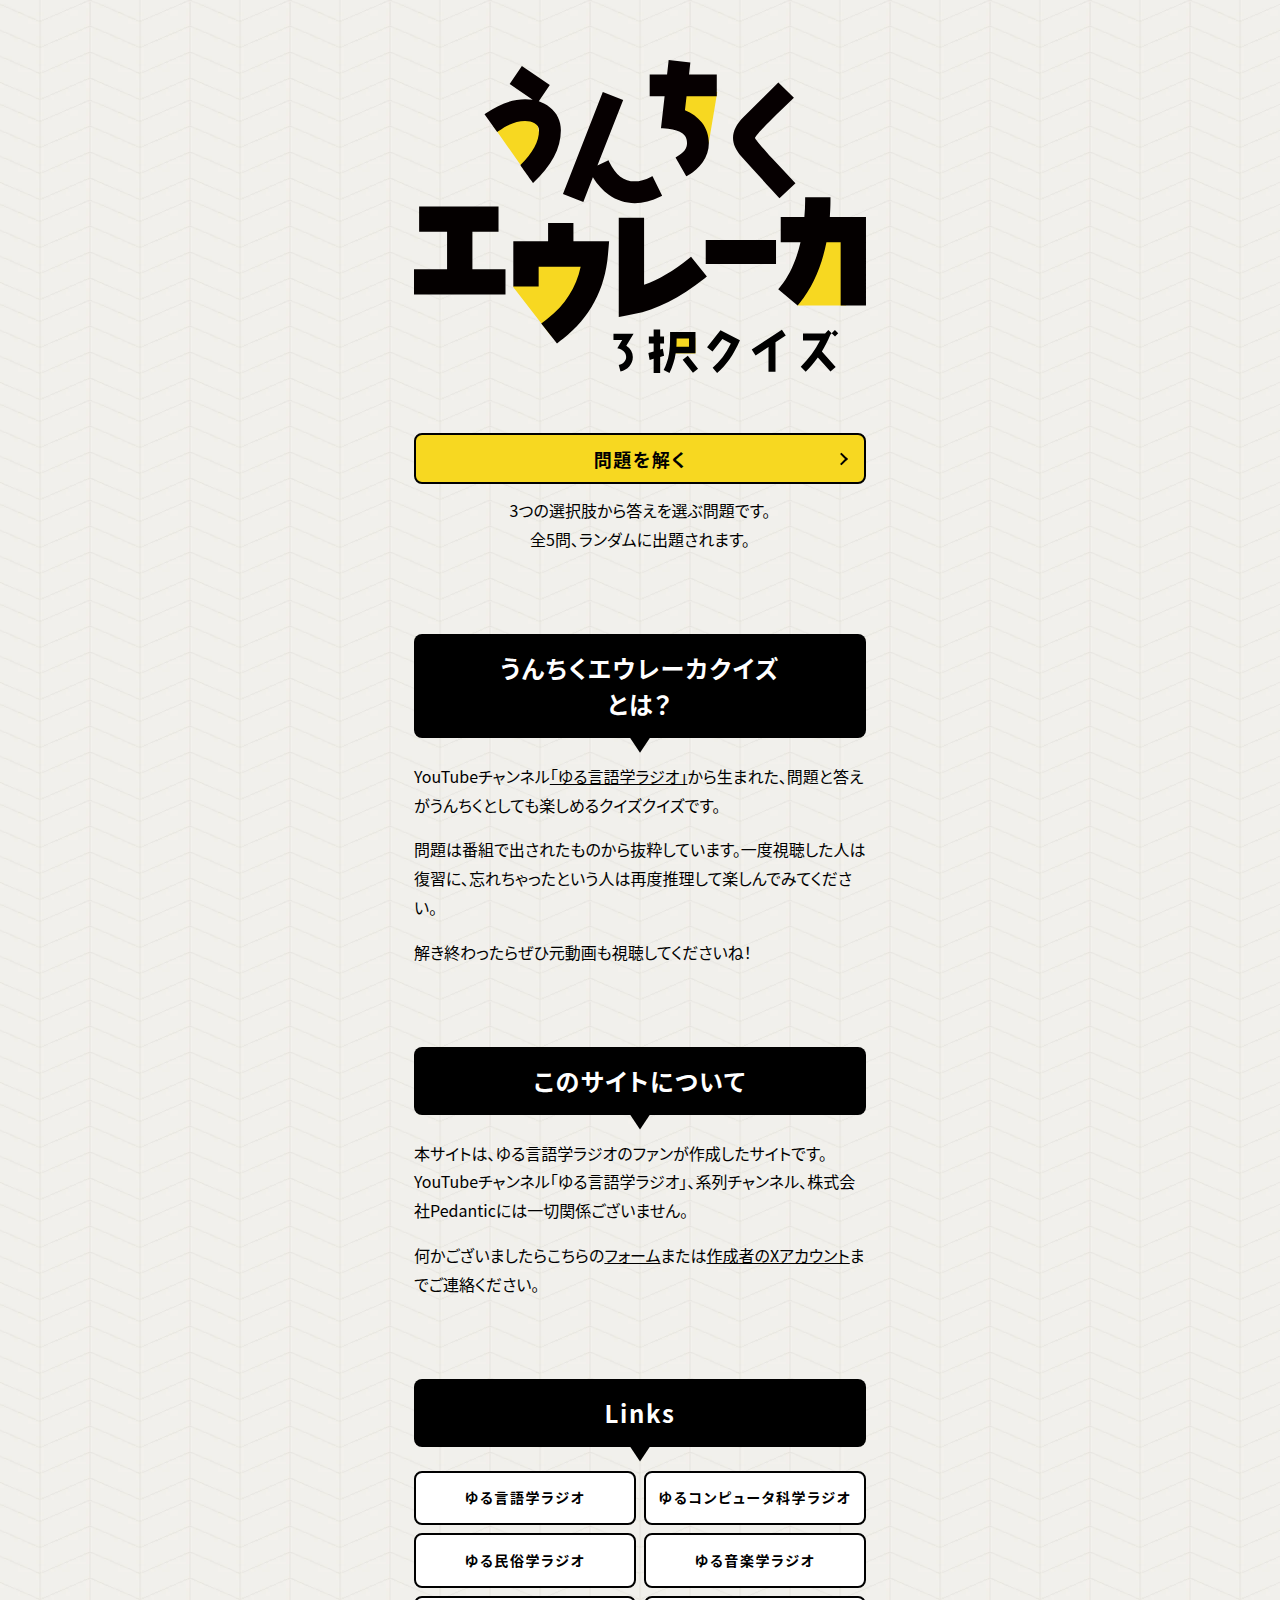
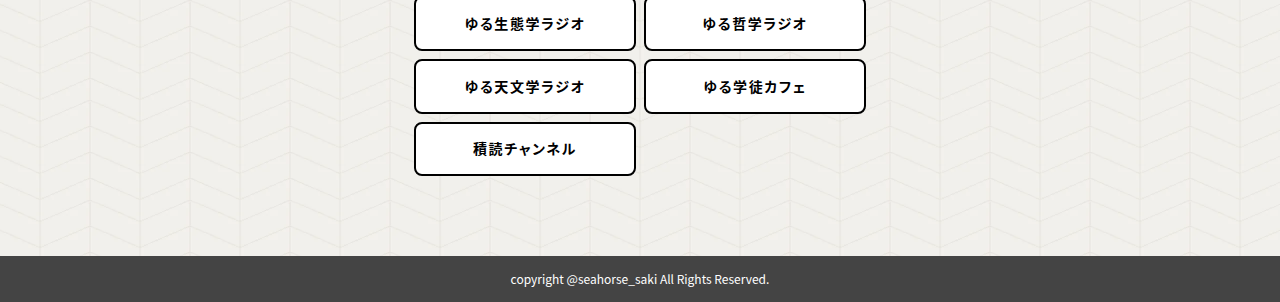
<file: index.html>
<!DOCTYPE html>
<html lang="ja" dir="ltr">
<head prefix="og: https://ogp.me/ns# article: https://ogp.me/ns/article#">
	<meta charset="utf-8">
	<!-- Google Tag Manager -->
<script>(function(w,d,s,l,i){w[l]=w[l]||[];w[l].push({'gtm.start':
	new Date().getTime(),event:'gtm.js'});var f=d.getElementsByTagName(s)[0],
	j=d.createElement(s),dl=l!='dataLayer'?'&l='+l:'';j.async=true;j.src=
	'https://www.googletagmanager.com/gtm.js?id='+i+dl;f.parentNode.insertBefore(j,f);
	})(window,document,'script','dataLayer','GTM-59THKW3K');</script>
	<!-- End Google Tag Manager -->
	<title>うんちくエウレーカ3択クイズ｜ゆる言語学ラジオファンサイト</title>
	<meta name="description" content="このサイトはYouTubeチャンネル「ゆる言語学ラジオ」のファンサイトです。問題と答えがうんちくとしても楽しめる、水平思考クイズを遊べます。">
	<meta name="viewport" content="width=device-width,initial-scale=1.0,shrink-to-fit=no">
	<meta name="format-detection" content="telephone=no">
	<meta property="og:url" content="https://seahorse-design.github.io/unchiku-eureka/">
	<meta property="og:type" content="site">
	<meta property="og:title" content="うんちくエウレーカ3択クイズ｜ゆる言語学ラジオファンサイト">
	<meta property="og:image" content="https://seahorse-design.github.io/unchiku-eureka//assets/img/ogp.jpg">
	<meta property="og:description" content="このサイトはYouTubeチャンネル「ゆる言語学ラジオ」のファンサイトです。問題と答えがうんちくとしても楽しめる、水平思考クイズを遊べます。">
	<meta property="og:site_name" content="うんちくエウレーカ3択クイズ｜ゆる言語学ラジオファンサイト">
	<meta name="twitter:card" content="summary_large_image"/>
	<meta name="twitter:title" content="うんちくエウレーカ3択クイズ｜ゆる言語学ラジオファンサイト">
	<meta name="twitter:description" content="このサイトはYouTubeチャンネル「ゆる言語学ラジオ」のファンサイトです。問題と答えがうんちくとしても楽しめる、水平思考クイズを遊べます。">
	<meta name="twitter:image" content="https://seahorse-design.github.io/unchiku-eureka//assets/img/ogp.jpg">
	<link rel="canonical" href="https://seahorse-design.github.io/unchiku-eureka/">
	<link rel="icon" href="favicon.ico">
	<link rel="icon" href="favicon.svg" type="image/svg+xml">
	<link rel="stylesheet" type="text/css" href="assets/css/style.css" media="all">
	<link rel="preconnect" href="https://fonts.googleapis.com">
	<link rel="preconnect" href="https://fonts.gstatic.com" crossorigin>
	<link href="https://fonts.googleapis.com/css2?family=Noto+Sans+JP:wght@100..900&family=Roboto:wght@400;700&display=swap" rel="stylesheet">
</head>

<body class="body-container">
	<!-- Google Tag Manager (noscript) -->
	<noscript><iframe src="https://www.googletagmanager.com/ns.html?id=GTM-59THKW3K"
	height="0" width="0" style="display:none;visibility:hidden"></iframe></noscript>
	<!-- End Google Tag Manager (noscript) -->

	<div class="wrapper-container">
		<div class="hero-container">
			<h1 class="title"><img src="assets/img/h1.svg" alt="うんちくエウレーカ3択クイズ" width="316" height="219" loading="eager"></h1>

			<a href="quiz/" class="primary-button"><p class="text">問題を解く</p></a>
			<p class="description">3つの選択肢から答えを選ぶ問題です。<br>全5問、ランダムに出題されます。</p>
		</div>

		<section class="section-about">
			<h2 class="frame-title">うんちくエウレーカクイズ<br>とは？</h2>
			<p>YouTubeチャンネル<a href="https://www.youtube.com/@yurugengo" target="_blank">「ゆる言語学ラジオ」</a>から生まれた、問題と答えがうんちくとしても楽しめるクイズクイズです。</p>
			<p>問題は番組で出されたものから抜粋しています。一度視聴した人は復習に、忘れちゃったという人は再度推理して楽しんでみてください。</p>
			<p>解き終わったらぜひ元動画も視聴してくださいね！</p>
		</section>

		<section class="section-notion">
			<h2 class="frame-title">このサイトについて</h2>
			<p>本サイトは、ゆる言語学ラジオのファンが作成したサイトです。YouTubeチャンネル「ゆる言語学ラジオ」、系列チャンネル、株式会社Pedanticには一切関係ございません。</p>
			<p>何かございましたらこちらの<a href="https://docs.google.com/forms/d/e/1FAIpQLSfaJn1uGMsKDhGQKpHZ0m4wgcOaV-QZM00EIU2JelJaK-qMsQ/viewform?usp=sharing" target="_blank">フォーム</a>または<a href="https://twitter.com/seahorse_saki" target="_blank">作成者のXアカウント</a>までご連絡ください。</p>
		</section>

		<section class="section-links">
			<h2 class="frame-title">Links</h2>
			<div class="buttons">
				<a href="https://www.youtube.com/@yurugengo" class="secondary-button" target="_blank"><p class="text">ゆる言語学ラジオ</p></a>
				<a href="https://www.youtube.com/@yurucom" class="secondary-button" target="_blank"><p class="text">ゆるコンピュータ科学ラジオ</p></a>
				<a href="https://www.youtube.com/@yuruminzoku" class="secondary-button" target="_blank"><p class="text">ゆる民俗学ラジオ</p></a>
				<a href="https://www.youtube.com/@yuruongaku" class="secondary-button" target="_blank"><p class="text">ゆる音楽学ラジオ</p></a>
				<a href="https://www.youtube.com/@yuruseitai" class="secondary-button" target="_blank"><p class="text">ゆる生態学ラジオ</p></a>
				<a href="https://www.youtube.com/@yurutetsugaku" class="secondary-button" target="_blank"><p class="text">ゆる哲学ラジオ</p></a>
				<a href="https://www.youtube.com/@yurutenmon" class="secondary-button" target="_blank"><p class="text">ゆる天文学ラジオ</p></a>
				<a href="https://www.youtube.com/@yurugakuto" class="secondary-button" target="_blank"><p class="text">ゆる学徒カフェ</p></a>
				<a href="https://www.youtube.com/@tsundoku-ch" class="secondary-button" target="_blank"><p class="text">積読チャンネル</p></a>
			</div>
		</section>

		
	</div>
	<footer class="footer-container">
		<p>copyright @seahorse_saki All Rights Reserved.</p>
	</footer>
</body>
</html>
</file>
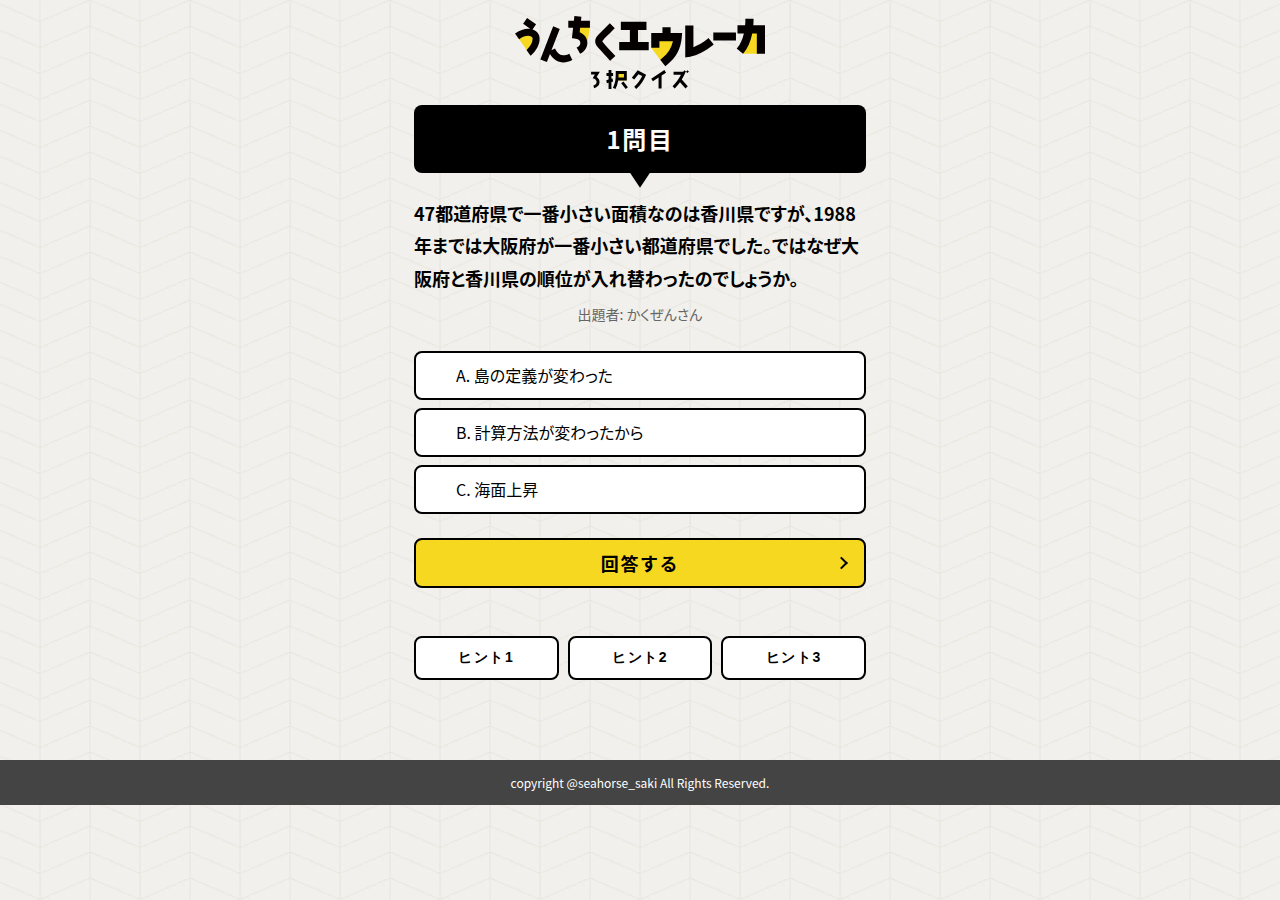
<file: quiz/index.html>
<!DOCTYPE html>
<html lang="ja">
<head>
  <meta charset="UTF-8">
  <!-- Google Tag Manager -->
  <script>(function(w,d,s,l,i){w[l]=w[l]||[];w[l].push({'gtm.start':
  new Date().getTime(),event:'gtm.js'});var f=d.getElementsByTagName(s)[0],
  j=d.createElement(s),dl=l!='dataLayer'?'&l='+l:'';j.async=true;j.src=
  'https://www.googletagmanager.com/gtm.js?id='+i+dl;f.parentNode.insertBefore(j,f);
  })(window,document,'script','dataLayer','GTM-59THKW3K');</script>
  <!-- End Google Tag Manager -->
  <meta name="viewport" content="width=device-width, initial-scale=1.0">
  <title>問題を解く|うんちくエウレーカ3択クイズ｜ゆる言語学ラジオファンサイト</title>
  <meta name="description" content="3択の問題を解いてみる！このサイトはYouTubeチャンネル「ゆる言語学ラジオ」のファンサイトです。問題と答えがうんちくとしても楽しめる、水平思考クイズを遊べます。">
	<meta name="viewport" content="width=device-width,initial-scale=1.0,shrink-to-fit=no">
	<meta name="format-detection" content="telephone=no">
	<meta property="og:url" content="https://seahorse-design.github.io/unchiku-eureka/quiz/">
	<meta property="og:type" content="article">
	<meta property="og:title" content="問題を解く|うんちくエウレーカ3択クイズ｜ゆる言語学ラジオファンサイト">
	<meta property="og:image" content="https://seahorse-design.github.io/unchiku-eureka//assets/img/ogp.jpg">
	<meta property="og:description" content="3択の問題を解いてみる！このサイトはYouTubeチャンネル「ゆる言語学ラジオ」のファンサイトです。問題と答えがうんちくとしても楽しめる、水平思考クイズを遊べます。">
	<meta property="og:site_name" content="うんちくエウレーカ3択クイズ｜ゆる言語学ラジオファンサイト">
	<meta name="twitter:card" content="summary_large_image"/>
	<meta name="twitter:title" content="問題を解く|うんちくエウレーカ3択クイズ｜ゆる言語学ラジオファンサイト">
	<meta name="twitter:description" content="3択の問題を解いてみる！このサイトはYouTubeチャンネル「ゆる言語学ラジオ」のファンサイトです。問題と答えがうんちくとしても楽しめる、水平思考クイズを遊べます。">
	<meta name="twitter:image" content="https://seahorse-design.github.io/unchiku-eureka//assets/img/ogp.jpg">
	<link rel="canonical" href="https://seahorse-design.github.io/unchiku-eureka/quiz/">
  <link rel="icon" href="../favicon.ico">
  <link rel="icon" href="../favicon.svg" type="image/svg+xml">
  <link rel="stylesheet" href="../assets/css/style.css">
  <link rel="preconnect" href="https://fonts.googleapis.com">
  <link rel="preconnect" href="https://fonts.gstatic.com" crossorigin>
  <link href="https://fonts.googleapis.com/css2?family=Noto+Sans+JP:wght@100..900&family=Roboto:wght@400;700&display=swap" rel="stylesheet">
</head>
<body class="body-container">
  <!-- Google Tag Manager (noscript) -->
  <noscript><iframe src="https://www.googletagmanager.com/ns.html?id=GTM-59THKW3K"
  height="0" width="0" style="display:none;visibility:hidden"></iframe></noscript>
  <!-- End Google Tag Manager (noscript) -->

  <header class="header-container">
    <p class="logo"><a href="../"><img src="../assets/img/logo.svg" alt="うんちくエウレーカ3択クイズ" width="309" height="90" loading="eager"></a></p>
  </header>

  <div class="wrapper-container">
    <!-- メインゲーム画面 -->
    <div id="gameScreen" class="question-container">
      <h1 class="frame-title"><span id="currentQuestionNumber">1</span>問目</h1>
      <div id="game">
        <p id="question" class="question"></p>
        <p class="author">出題者: <span id="authorName">John Doe</span></p>

        <form id="optionsForm">
          <div id="options"></div>
          <button type="button" id="submitAnswer" onclick="submitAnswer()" class="primary-button"><p class="text">回答する</p></button>
        </form>
        <div class="hint-container">
          <button id="hint1" class="secondary-button"><p class="text">ヒント1</p></button>
          <button id="hint2" class="secondary-button"><p class="text">ヒント2</p></button>
          <button id="hint3" class="secondary-button"><p class="text">ヒント3</p></button>
        </div>
      </div>
      <!-- 出題者情報 (名前のみ) -->
    </div>

    <!-- 回答結果画面 -->
    <div id="resultScreen" style="display: none;">
      <div class="result-container">
        <h1 class="frame-title">解答</h1>
        <div id="resultImageContainer" class="result-text">
          <img id="resultImage" alt="結果画像" class="img" />
          <p id="resultMessage" class="subtext"></p>
        </div>

        <div class="correct-container">
          <p class="answer">正解：<span id="correctAnswer"></span></p>
          <p class="correct">あなたの答え: <span id="selectedAnswer"></span></p>
        </div>

        <div class="answer-container">
          <dl class="question">
            <dt class="title">問題</dt>
            <dd id="resultQuestionText"></dd>
          </dl>
          <dl class="answer">
            <dt class="title">答え</dt>
            <dd id="resultAnswerText"></dd>
          </dl>
        </div>

        <div class="explanation-container">
          <p class="title"><img src="../assets/img/text_explanation.svg" alt="解説" width="67" height="31" loading="lazy"></p>
          <p id="resultExplanation" class="explanation"></p>
          <p class="source">出典: <a id="sourceLink" href="" target="_blank">リンク</a></p>
        </div>

        <div class="comment">
          <p class="title"><img src="../assets/img/text_comment.svg" alt="コメント" width="120" height="30" loading="lazy"></p>
          <p id="resultComment"></p>
        </div>
        
        <button onclick="nextQuestion()" id="nextButton" class="primary-button"><p class="text">次の問題へ</p></button>
      </div>
    </div>

    <!-- 結果発表ページ -->
    <div id="finalScreen" style="display: none; text-align: center;">
      <div class="final-container">
        <h1 class="frame-title">結果発表</h1>
        <p class="result">あなたの正解数<br><span id="finalScore" class="strong"></span> / 5</p>
        <p class="message">いかがでしたか？ぜひ元動画も観てくださいね！</p>
        <button onclick="restartGame()" class="primary-button"><p class="text">もう一度挑戦する</p></button>
        <a href="../" class="primary-button"><p class="text">トップページへ</p></a>
      </div>
    </div>

    <!-- モーダル（ヒント用） -->
    <div id="hintModal" class="modal-container">
      <div class="overlay">
        <div class="dialog">
          <p class="title"><img src="../assets/img/text_hint.svg" alt="ヒント" width="86" height="29"></p>
          <p id="hintText" class="text"></p>
          <button onclick="closeModal()" class="thirdly-button">閉じる</button>
        </div>
      </div>
    </div>
  </div>
  <footer class="footer-container">
		<p>copyright @seahorse_saki All Rights Reserved.</p>
	</footer>
  <script src="../assets/script/game.js" defer></script>
</body>

</html>
</file>
<file: assets/css/style.css>
header,footer,nav,main,section,aside,article{display:block}figure,figcaption{padding:0;margin:0}sup{font-size:75%;vertical-align:top}sub{font-size:75%}:root{box-sizing:border-box}*,::before,::after{box-sizing:inherit;border-style:solid;border-width:0}body{font-family:"Noto Sans CJK JP","Noto Sans JP","Yu Gothic UI",-apple-system,segoe ui,roboto,ubuntu,cantarell,noto sans,sans-serif,"Hiragino Sans","Hiragino Kaku Gothic ProN",blinkmacsystemfont,"MS PGothic",system-ui !important;font-feature-settings:"palt";line-height:1.8;color:#000;background:#fff none;-webkit-text-size-adjust:none;-moz-text-size-adjust:none;text-size-adjust:none}body,div,pre,p,blockquote,dl,dt,dd,ul,ol,li,h1,h2,h3,h4,h5,h6,form,fieldset,th,td{padding:0;margin:0}input,textarea{margin:0;font-size:100%}label{cursor:pointer}table{font-size:100%;border-spacing:0;border-collapse:collapse}fieldset,img{border:0}img{max-width:100%;height:auto;vertical-align:middle}address,caption,cite,code,dfn,em,th,var{font-style:normal;font-weight:normal}ol,ul{list-style:none}caption,th{text-align:left}h1,h2,h3,h4,h5,h6{font-size:100%;font-weight:normal}q::after,q::before{content:""}abbr,acronym{border:0}a{color:#000;text-decoration:underline}a:hover{text-decoration:none}summary{display:block;list-style:none}summary::-webkit-details-marker{display:none}.body-container{background:url("../img/bg.webp");background-position:top center;background-size:100px 100px}.wrapper-container{width:min(100%,500px);padding:0 24px;margin:0 auto}.header-container{width:min(100%,500px);padding:16px 0;margin:0 auto}.header-container>.logo{width:min(50%,300px);margin:0 auto}.header-container>.logo:hover{opacity:.7}.footer-container{padding:12px 0;margin:80px 0 0;color:#fff;text-align:center;background:#444;font-size:0.75rem}.primary-button{position:relative;display:block;padding:.8em .5em;margin:3% auto 0;font-family:"Noto Sans CJK JP","Noto Sans JP","Yu Gothic UI",-apple-system,segoe ui,roboto,ubuntu,cantarell,noto sans,sans-serif,"Hiragino Sans","Hiragino Kaku Gothic ProN",blinkmacsystemfont,"MS PGothic",system-ui !important;font-weight:bold;color:#000;text-align:center;text-decoration:none;cursor:pointer;background:#f7d821;border:2px solid #000;border-radius:8px;transition:color .2s,background .2s;font-size:1.125rem}.primary-button>.text{margin:0;font-weight:bold;line-height:1;color:#000;letter-spacing:.1rem;transition:color .2s;font-size:1.125rem}.primary-button::after{position:absolute;top:50%;right:4%;display:block;width:.5em;height:.5em;content:"";border:1px solid #000;border-width:2px 2px 0 0;transition:border-color .2s,transform .2s;transform:translate(0, -50%) rotate(45deg)}.primary-button:hover{color:#fff;background:#000}.primary-button:hover>.text{color:#fff}.primary-button:hover::after{border-color:#fff;transform:translate(4px, -50%) rotate(45deg)}.secondary-button{position:relative;display:block;padding:.8em .5em;text-align:center;text-decoration:none;cursor:pointer;background:#fff;border:2px solid #000;border-radius:8px;transition:background .2s}.secondary-button>.text{margin:0;font-size:0.875rem;font-weight:700;color:#000;letter-spacing:.1rem;transition:color .2s}.secondary-button:hover{background:#000}.secondary-button:hover>.text{color:#fff}.thirdly-button{position:relative;display:block;padding:.5em;margin:3% auto 0;color:#fff;text-align:center;text-decoration:none;cursor:pointer;background:#000;border:2px solid #000;border-radius:8px;transition:color .2s,background .2s;font-size:0.875rem}.thirdly-button:hover{color:#000;background:#fff}.frame-title{position:relative;padding:16px;margin:80px auto 24px 0;font-weight:bold;line-height:1.5;color:#fff;text-align:center;letter-spacing:.1rem;background:#000;border-radius:8px;font-size:1.5rem}.frame-title::after{position:absolute;bottom:-15px;left:calc(50% - 12px);display:block;width:24px;height:18px;-webkit-clip-path:polygon(0 0, 50% 100%, 100% 0);clip-path:polygon(0 0, 50% 100%, 100% 0);content:"";background:#000}.list-item{overflow:hidden;background:#fff;border:2px solid #000;border-radius:8px}.list-item>.question{display:flex;gap:8px;padding:16px;line-height:1.5;cursor:pointer;background:#f7d821;transition:background .2s}.list-item>.question .en{font-weight:bold;font-size:1.25rem}.list-item .answer{max-height:0;overflow:hidden;opacity:0;transition:max-height .3s ease,opacity .3s ease}.list-item[open] .answer{opacity:1}.list-item .answer-inner{padding:16px;background:#fff;border-top:2px solid #000}.list-item .answer-inner .author{margin:16px 0 0;line-height:1.5;color:#666;font-size:0.875rem}.list-item .answer-inner .source{margin:8px 0 0;line-height:1.5;color:#666;font-size:0.875rem}.list-item .answer-inner .source a{color:#666}.option-radio+.option-label{display:block;padding:12px 8px 12px 40px;margin:8px 0 0;line-height:1.3;background:#fff;border:2px solid #000;border-radius:8px}.option-radio:checked+.option-label{background:url("../img/icon_check.svg") no-repeat,#daefde;background-position:.6em 50%;background-size:1.4em;border-color:#069321}.option-radio{position:absolute;width:1px;height:1px;opacity:0}.hero-container{position:relative;padding:60px 0 0}.hero-container>.title{width:100%;margin:0 auto 60px}.hero-container>.title img{width:100%}.hero-container>.primary-button{margin:24px auto 0}.hero-container>.description{margin:12px 0 0;text-align:center}.section-about p{margin:1em 0 0}.section-notion p{margin:1em 0 0}.section-links>.buttons{display:flex;gap:8px}@media screen and (max-width: 575px){.section-links>.buttons{flex-flow:column wrap}}@media screen and (min-width: 576px){.section-links>.buttons{flex-flow:row wrap;justify-content:space-between}.section-links>.buttons .secondary-button{width:calc(50% - 4px)}}.question-container .frame-title{margin-top:0}.question-container .question{font-weight:bold;font-size:1.125rem}.question-container .author{margin:8px 0 24px;color:#666;text-align:center;font-size:0.875rem}.question-container .primary-button{width:100%;min-height:48px;margin:24px 0 0}.hint-container{display:flex;justify-content:space-between;margin:48px 0 0}.hint-container .secondary-button{width:32%}.modal-container{display:none}.modal-container>.overlay{position:fixed;inset:0;z-index:99;display:flex;align-items:center;justify-content:center;background:rgba(0,0,0,.7)}.modal-container .dialog{position:fixed;top:50%;left:50%;z-index:100;width:300px;padding:20px;text-align:center;background:#fff;border-radius:8px;box-shadow:0 4px 6px rgba(0,0,0,.2);transform:translate(-50%, -50%)}.modal-container .title{margin:0 0 12px}.modal-container .text{line-height:1.5}.modal-container .thirdly-button{padding:.4em 1em;margin:16px auto 0}.result-container .frame-title{margin-top:0}.result-container .result-text{margin:0 0 24px;text-align:center}.result-container .result-text.correct{position:relative;aspect-ratio:396/209}.result-container .result-text.correct::before{position:absolute;top:0;left:0;display:block;width:100%;height:100%;content:"";background:url("../img/bg_correct.svg") no-repeat;background-position:center;background-size:100%;animation:fade-in 2s cubic-bezier(0.33, 1, 0.68, 1) forwards}.result-container .result-text.correct .img{width:75%;margin:12% auto 0;animation:anim-scale 4s ease-out infinite}.result-container .result-text.correct .subtext{font-size:1.5rem;font-weight:bold;line-height:1;color:#d8233d;letter-spacing:.1rem}.result-container .result-text.incorrect .img{width:70%;margin:0 auto}.result-container .result-text.incorrect .subtext{font-size:1.5rem;margin:12px 0 0;font-weight:bold;line-height:1;letter-spacing:.1rem}.result-container .correct-container{display:flex;gap:16px;justify-content:center;padding:8px;border:2px solid #000}.result-container .correct-container .answer span{font-weight:bold;color:#d8233d}.result-container .correct-container .correct span{font-weight:bold;color:#069321}.result-container .subtext{margin:4px 0 0}.result-container .primary-button{width:100%;margin:48px auto 0}.result-container .comment{position:relative;width:calc(100% - 12px);padding:12px;margin:16px 0 0;line-height:1.3;background:#fff;border-radius:8px}.result-container .comment::after{position:absolute;top:calc(50% - 4px);right:-12px;display:block;width:12px;height:8px;-webkit-clip-path:polygon(0 0, 0% 100%, 100% 50%);clip-path:polygon(0 0, 0% 100%, 100% 50%);content:"";background:#fff}.result-container .comment>.title{margin:0 auto 8px;text-align:center}.result-container .comment>.title img{width:auto;height:1.4em}@keyframes anim-scale{0%{transform:scale(0.4, 0.4)}10%{transform:scale(1.2, 1.2)}15%{transform:scale(1, 1)}20%{transform:scale(1.1, 1.1)}25%,100%{transform:scale(1, 1)}}@keyframes fade-in{0%{opacity:0}100%{opacity:1}}.answer-container{margin:48px 0 0}.answer-container .title{font-weight:bold}.answer-container>.question{line-height:1.5}.answer-container>.question .title{color:#069321}.answer-container>.answer{margin:8px 0 0;line-height:1.5}.answer-container>.answer .title{color:#d8233d}.explanation-container{padding:16px;margin:24px 0 0;border:2px solid #000}.explanation-container>.title{text-align:center}.explanation-container>.title img{width:auto;height:1.4em}.explanation-container>.explanation{margin:8px 0 0;line-height:1.7}.explanation-container>.source{margin:8px 0 0;line-height:1.3;color:#666;font-size:0.875rem}.explanation-container>.source a{color:#666}.final-container>.frame-title{margin-top:0}.final-container>.result{font-weight:bold;font-size:1.125rem;background:url("../img/bg_final.svg") no-repeat;background-position:top center;background-size:100% 100%}.final-container>.result .strong{line-height:1;color:#d8233d;font-size:4.375rem;animation:fade-in 1s cubic-bezier(0.33, 1, 0.68, 1) forwards}.final-container>.message{margin:32px 0}.final-container>.primary-button{width:100%;min-height:52px;margin:24px auto 0}@keyframes fade-in{0%{opacity:0}100%{opacity:1}}.list-container>.frame-title{margin-top:10px}.list-container>.description{margin:24px 0;text-align:center}.list-container .list-item{margin:8px 0 0}._sp{display:block}._pc{display:none}@media screen and (min-width: 640px){._sp{display:none}._pc{display:block}}
</file>
